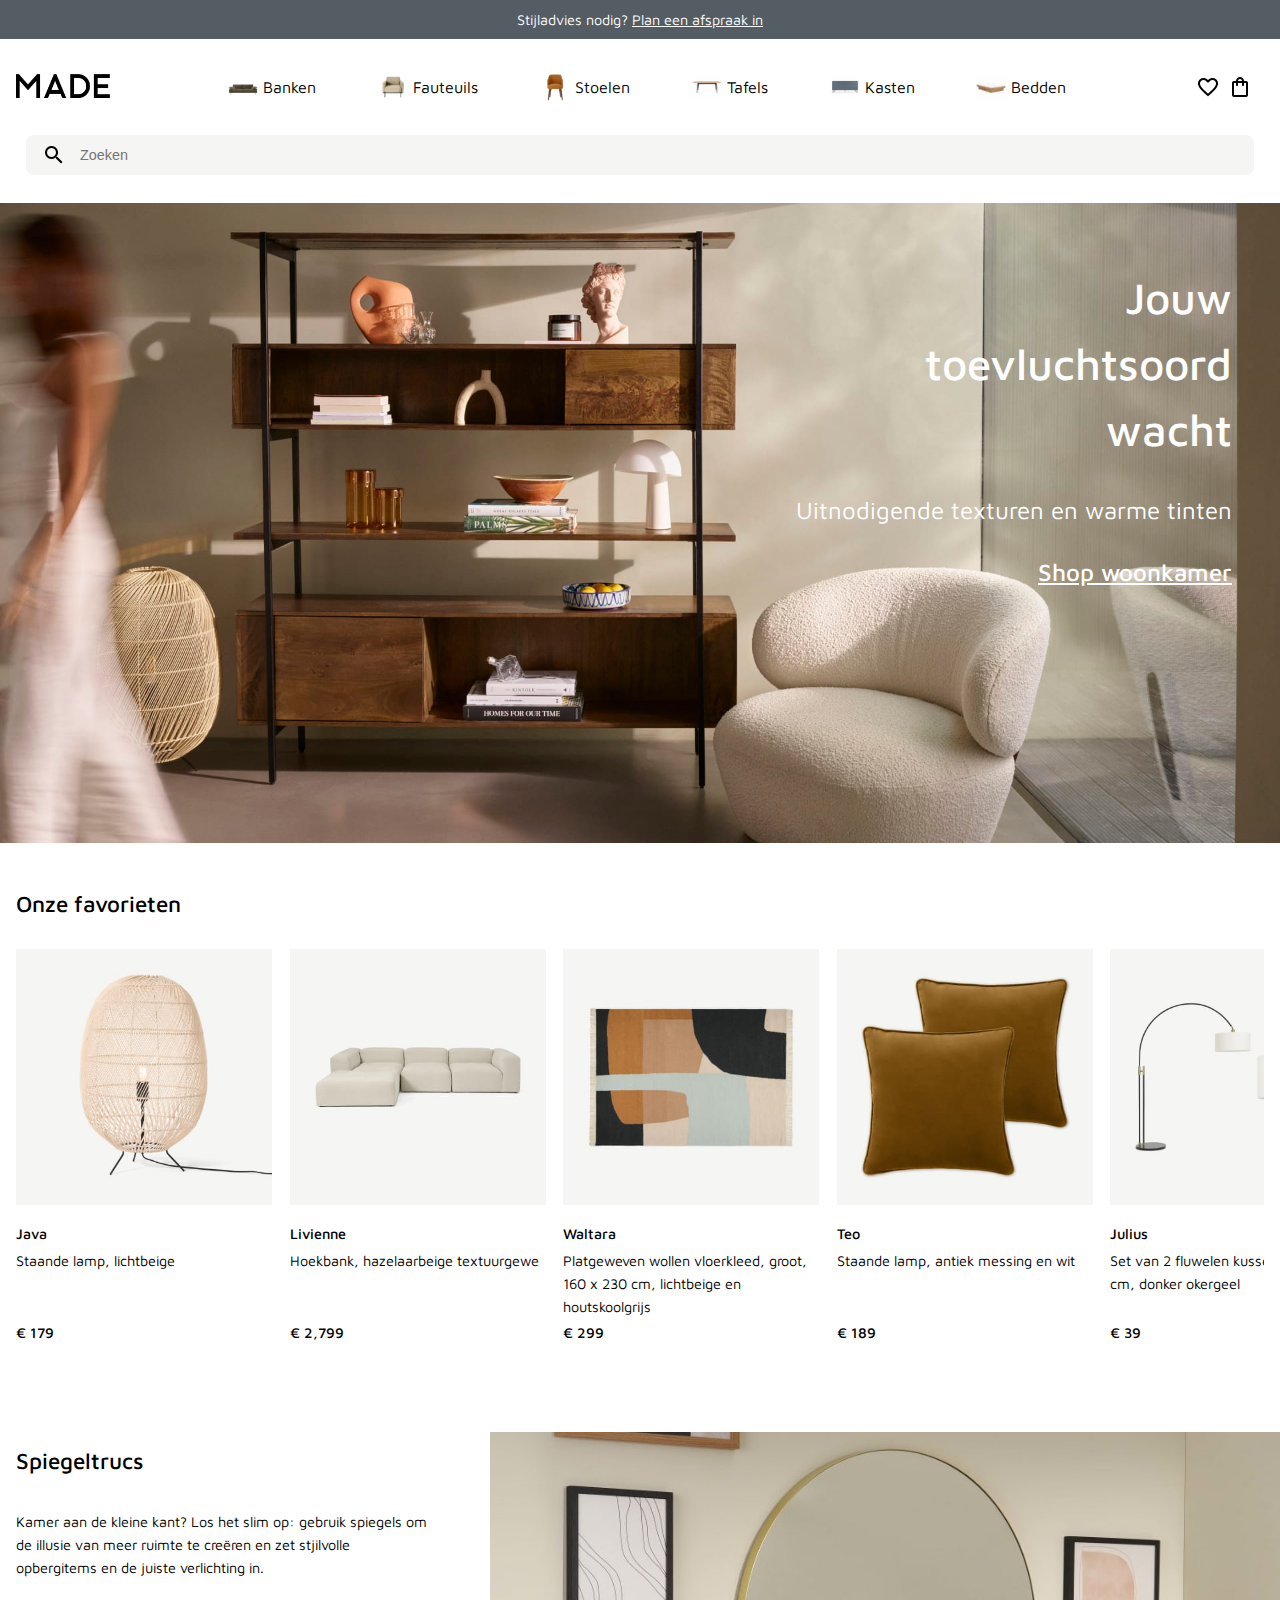
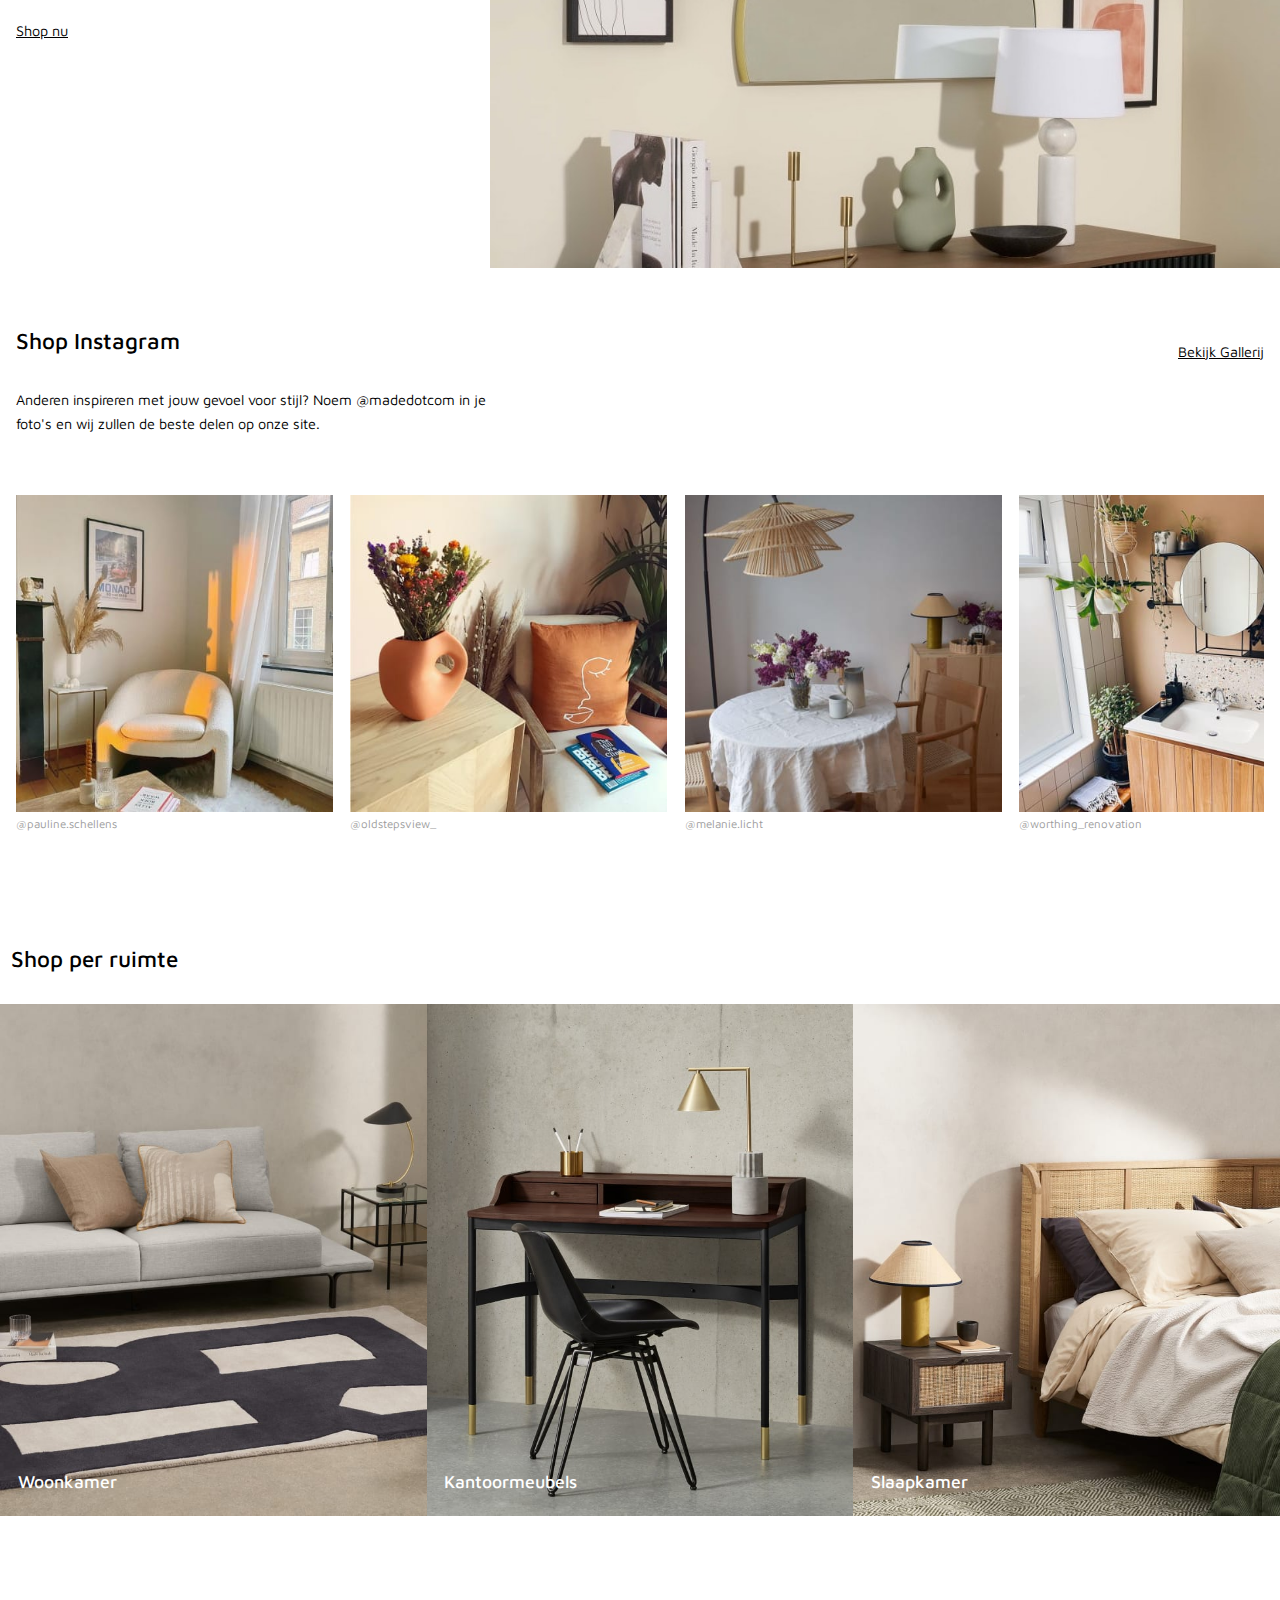
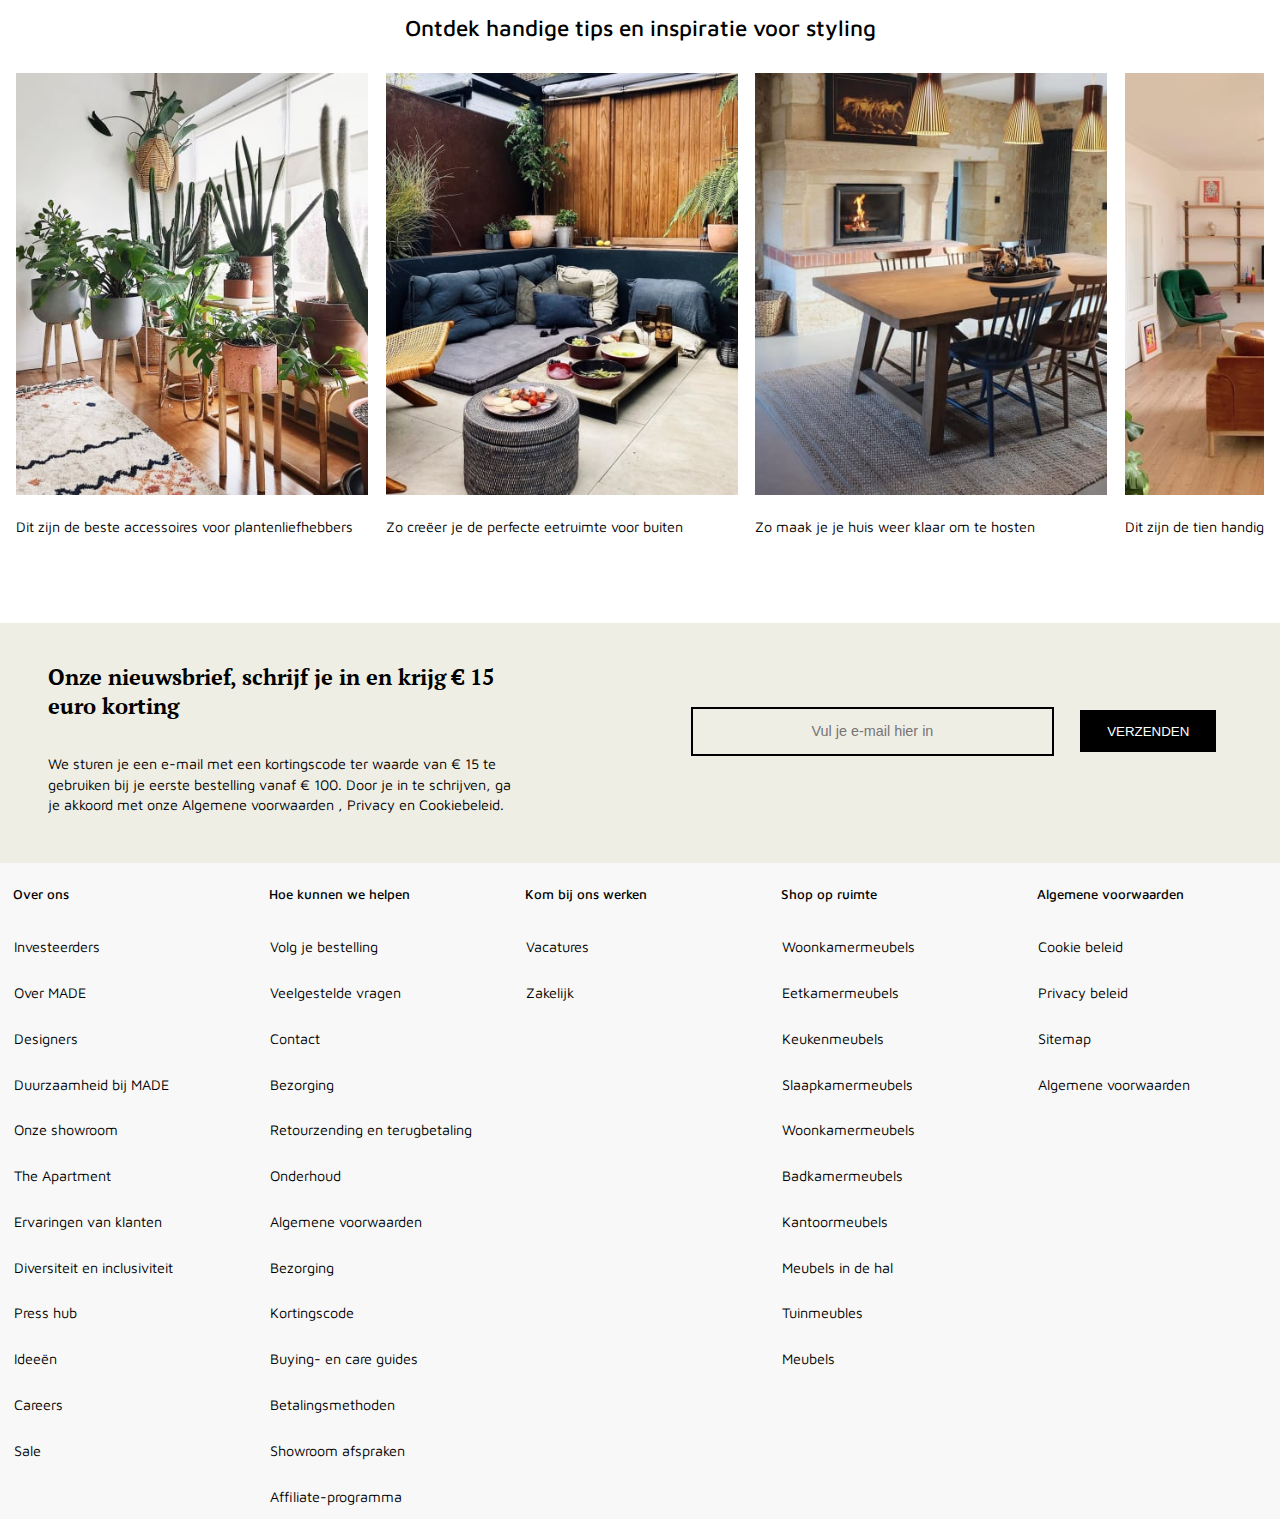
<file: index.html>
<!doctype html>
<html lang="nl">
	
<head>
	<meta charset="UTF-8">
	<meta name="author" content="Vera Hendriks">
	<meta name="viewport" content="width=device-width, initial-scale=1">

	<title>Made</title>
	
	<link href="styles/style.css" rel="stylesheet">
	<link rel="icon" href="images/made-logo-icon.png">
</head>

<body>

	<header>

		<section>
			<p>Stijladvies nodig? <a href="">Plan een afspraak in</a></p>
		</section>

		<section>

		<a href="index.html">
		  <img src="images/made-logo.png" alt="home"/></a>
		
		<nav>
		    <button aria-hidden="true"></button>
		  
		  <ul>
			<li><a href="#"><img src="images/banken.png" alt="banken"> Banken</a></li>
			<li><a href="#"><img src="images/fauteuils.png" alt="fauteuils"> Fauteuils</a></li>
			<li><a href="#"><img src="images/stoelen.png" alt="stoelen"> Stoelen</a></li>
			<li><a href="#"><img src="images/tafels.png" alt="tafels"> Tafels</a></li>
			<li><a href="#"><img src="images/kasten.png" alt="kasten"> Kasten</a></li>
			<li><a href="#"><img src="images/bedden.jpeg" alt="bedden"> Bedden</a></li>
		  </ul>

		</nav>


		<form action="index.html" method="GET">
			<img src="images/search-icon.png" alt="zoek icoon">
			<input type="text" placeholder="Zoeken" name="zoeken">
		</form>
		
		<div>
			<a href="#"><img src="images/heart-icon.png" alt="favorieten icoon"></a>
			<a href="#"><img src="images/bag-icon.png" alt="winkelwagen icoon"></a>
		</div>

		</section>

	  </header>


	<main>

		<section class="home-afbeelding">

			<a href="#">
				<img src="images/jouw-toevluchtsoord-klein.jpg" alt="woonkamer decoratie">

				<div>
					<h1>Jouw toevluchtsoord wacht</h1>
					<p>Uitnodigende texturen en warme tinten</p>
					<p>Shop woonkamer</p>
				</div>
				
				<img src="images/jouw-toevluchtsoord-groot.jpg" alt="woonkamer decoratie">
			</a>

		</section>

		<section class="carousel">

			<h1>Onze favorieten</h1>

			<ul>

				<li>
					<a href="#"><img src="images/java.jpeg" alt="lichtbeige staande lamp">
						<div>
							<p>Java</p> 
							<p>Staande lamp, lichtbeige</p> 
							<p>€ 179</p>
						</div>
					</a>
				</li>
				
				<li>
					<a href="#"><img src="images/livienne.jpeg" alt="hazelaarbeige textuurgewe hoekbank">
						<div>
							<p>Livienne</p>
							<p>Hoekbank, hazelaarbeige textuurgewe</p>
							<p>€ 2,799</p>
						</div>
					</a>
				</li>

				<li>
					<a href="#"><img src="images/waltara.jpeg" alt="platgeweven wollen vloerkleed">
						<div>
							<p>Waltara</p>
							<p>Platgeweven wollen vloerkleed, groot, 160 x 230 cm, lichtbeige en houtskoolgrijs</p>
							<p>€ 299</p>
						</div>
					</a>
				</li>

				<li>
					<a href="#"><img src="images/teo.jpeg" alt="antiek messing en wit staande lamp">
						<div>
							<p>Teo</p>
							<p>Staande lamp, antiek messing en wit</p>
							<p>€ 189</p>
						</div>
					</a>
				</li>

				<li>
					<a href="#"><img src="images/julius.jpeg" alt="donker okergele set van twee kussens">
						<div>
							<p>Julius</p>
							<p>Set van 2 fluwelen kussens, 45 x 45 cm, donker okergeel</p>
							<p>€ 39</p>
						</div>
					</a>
				</li>

				<li>
					<a href="#"><img src="images/richabstracti.jpeg" alt="ingelijste canvast print">
						<div>
							<p>Rich Abstract I</p>
							<p>Ingelijste canvast print, 60 x 90 cm</p>
							<p>€ 169</p>
						</div>
					</a>
				</li>

				<li>
					<a href="#"><img src="images/zaragoza.jpeg" alt="walnoothout salontafel">
						<div>
							<p>Zaragoza</p>
							<p>Zaragoza salontafel, walnoothout</p>
							<p>€ 379</p>
						</div>
					</a>
				</li>

				<li>
					<a href="#"><img src="images/lafant.jpeg" alt="lichtbeige wollen sprei">
						<div>
							<p>Lafant</p>
							<p>Wollen sprei, 125 x 170 cm, lichtbeige</p>
							<p>€ 59</p>
						</div>
					</a>
				</li>

				<li>
					<a href="#"><img src="images/bloomboxclub.jpeg" alt="meerkleurige plantenpotten">
						<div>
							<p>Bloombox Club</p>
							<p>Bloombox club pet-friendly 2 planten bundle met potten, meerkleurig</p>
							<p>€ 89</p>
						</div>
					</a>
				</li>

				<li>
					<a href="#"><img src="images/cameo.jpeg" alt="saffierblauw fluweel fauteuil">
						<div>
							<p>Cameo</p>
							<p>Fauteuil, saffierblauw fluweel</p>
							<p>€ 529</p>
						</div>
					</a>
				</li>

				<li>
					<a href="#"><img src="images/stoned.jpeg" alt="wit marmeren vier zeshoekige onderzetters">
						<div>
							<p>Stoned</p>
							<p>Set van 4 zeshoekige onderzetters, wit marmer</p>
							<p>€ 32</p>
						</div>
					</a>
				</li>

				<li>
					<a href="#"><img src="images/malini.jpeg" alt="saliegroen fluwele hoekbank met hoek links">
						<div>
							<p>Malini</p>
							<p>Hoekbank met hoek links, saliegroen fluweel</p>
							<p>€ 2,099</p>
						</div>
					</a>
				</li>

				<li>
					<a href="#"><img src="images/barwyn.jpeg" alt="steenwit vezelcement en acaciahoute Set van 2 hoge plantenpotten">
						<div>
							<p>Barwyn</p>
							<p>Set van 2 hoge plantenpotten met houten poten, steenwit vezelcement en acaciahout</p>
							<p>€ 69</p>
						</div>
					</a>
				</li>

				<li>
					<a href="#"><img src="images/marzia.jpeg" alt="lichtbeige geweven paar van 2 gordijnen met ringen">
						<div>
							<p>Marzia</p>
							<p>Paar van 2 gordijnen met ringen, 135 x 260 cm, lichtbeige geweven</p>
							<p>€ 79</p>
						</div>
					</a>
				</li>

			</ul>

		</section>

		<section class="home-spiegeltrucs">

			<h1>Spiegeltrucs</h1>
			<img src="images/spiegeltrucs.jpg" alt="spiegel met accessoires">
			<p>Kamer aan de kleine kant? Los het slim op: gebruik spiegels om de illusie van meer ruimte te creëren en zet stjilvolle opbergitems en de juiste verlichting in.</p>
			<a href="#">Shop nu</a>

		</section>

		<section class="home-shopinstagram">
			
			<div>
				<h1>Shop Instagram</h1>
				<p>Anderen inspireren met jouw gevoel voor stijl? Noem @madedotcom in je foto's en wij zullen de beste delen op onze site.</p>
				<a href="#">Bekijk Gallerij</a>
			</div>
			
			<ul>

				<li>
					<a href="#"><img src="images/image-instagram-1.jpeg" alt="instagram afbeelding met witte fauteuil">
						<p>@pauline.schellens</p>
					</a>
				</li>

				<li>
					<a href="#"><img src="images/image-instagram-2.jpg" alt="plantenpot op tafel, stoel met sierlijk kussen">
						<p>@oldstepsview_</p>
					</a>
				</li>

				<li>
					<a href="#"><img src="images/image-instagram-3.jpg" alt="tafel met kleed met daarop planten en accessoires">
						<p>@melanie.licht</p>
					</a>
				</li>

				<li>
					<a href="#"><img src="images/image-instagram-4.jpg" alt="wastafel met sierlijke plantjes en spiegel">
						<p>@worthing_renovation</p>
					</a>
				</li>

				<li>
					<a href="#"><img src="images/image-instagram-5.jpg" alt="opgemaakt bed met kleedje en hond">
						<p>@huges_at_home</p>
					</a>
				</li>

				<li>
					<a href="#"><img src="images/image-instagram-6.jpg" alt="jongen die aan het tuinieren is">
						<p>@justine.bond</p>
					</a>
				</li>

			</ul>

			</section>

			<section class="home-shopperruimte">

				<h1>Shop per ruimte</h1>

				<ul>

					<li>
						<a href="woonkamer.html"><img src="images/per-ruimte-woonkamer.jpg" alt="woonkamermeubels">
							<p>Woonkamer</p>
						</a>
					</li>
					
					<li>
						<a href="#"><img src="images/per-ruimte-kantoor.jpg" alt="kantoormeubels">
							<p>Kantoormeubels</p>
						</a>
					</li>

					<li>
						<a href="#"><img src="images/per-ruimte-slaapkamer.jpg" alt="slaapkamermeubels">
							<p>Slaapkamer</p>
						</a>
					</li>

				</ul>

			</section>

			<section class="home-handigetips">

				<h1>Ontdek handige tips en inspiratie voor styling</h1>

				<ul>

					<li>
						<a href="handige-tips-1.html"><img src="images/handige-tips-1.jpg" alt="plantenbakken in verschillende kleuren">
							<p>Dit zijn de beste accessoires voor plantenliefhebbers</p>
						</a>
					</li>
					
					<li>
						<a href="#"><img src="images/handige-tips-2.jpg" alt="lounge eetruimte buiten met accessoires">
							<p>Zo creëer je de perfecte eetruimte voor buiten</p>
						</a>
					</li>

					<li>
						<a href="#"><img src="images/handige-tips-3.jpeg" alt="eetruimte met tafel en openhaard">
							<p>Zo maak je je huis weer klaar om te hosten</p>
						</a>
					</li>

					<li>
						<a href="#"><img src="images/handige-tips-4.jpeg" alt="woonkamer met tv meubel">
							<p>Dit zijn de tien handigste opbergers</p>
						</a>
					</li>

					<li>
						<a href="#"><img src="images/handige-tips-5.jpeg" alt="buitenruimte met bank en kleedje">
							<p>Een gezinsvriendelijke buitenruimte creëren doe je zo</p>
						</a>
					</li>

					<li>
						<a href="#"><img src="images/handige-tips-6.jpg" alt="lounge woonkamer met schilderij">
							<p>Materialen mixen: 5 tips van een interieurblogger</p>
						</a>
					</li>

					<li>
						<a href="#"><img src="images/handige-tips-7.jpg" alt="spiegel en accessoires">
							<p>Minimalistisch opbergen in een gezinswoning? Dat doe je zo</p>
						</a>
					</li>

				</ul>

			</section>

			<section class="inschrijven"> 

				<h1>Onze nieuwsbrief, schrijf je in en krijg € 15 euro korting</h1>
				<form action="index.html" method="GET">
					<input type="text" placeholder="Vul je e-mail hier in" name="zoeken">
					<button>Verzenden</button>
				</form>
				<p>We sturen je een e-mail met een kortingscode ter waarde van € 15 te gebruiken bij je eerste bestelling vanaf € 100. Door je in te schrijven, ga je akkoord met onze Algemene voorwaarden , Privacy en Cookiebeleid.</p>
			
			</section>

	</main>

	<footer>

		<section>

			<button>
				<h1>Over ons</h1>
			</button>
			
			<ul>
				<li><a href="#">Investeerders</a></li>
				<li><a href="#">Over MADE</a></li>
				<li><a href="#">Designers</a></li>
				<li><a href="#">Duurzaamheid bij MADE</a></li>
				<li><a href="#">Onze showroom</a></li>
				<li><a href="#">The Apartment</a></li>
				<li><a href="#">Ervaringen van klanten</a></li>
				<li><a href="#">Diversiteit en inclusiviteit</a></li>
				<li><a href="#">Press hub</a></li>
				<li><a href="#">Ideeën</a></li>
				<li><a href="#">Careers</a></li>
				<li><a href="#">Sale</a></li>
			</ul>

		</section>
		
		<section>

			<button>
				<h1>Hoe kunnen we helpen</h1>
			</button>
			
			<ul>
				<li><a href="#">Volg je bestelling</a></li>
				<li><a href="#">Veelgestelde vragen</a></li>
				<li><a href="#">Contact</a></li>
				<li><a href="#">Bezorging</a></li>
				<li><a href="#">Retourzending en terugbetaling</a></li>
				<li><a href="#">Onderhoud</a></li>
				<li><a href="#">Algemene voorwaarden</a></li>
				<li><a href="#">Bezorging</a></li>
				<li><a href="#">Kortingscode</a></li>
				<li><a href="#">Buying- en care guides</a></li>
				<li><a href="#">Betalingsmethoden</a></li>
				<li><a href="#">Showroom afspraken</a></li>
				<li><a href="#">Affiliate-programma</a></li>
			</ul>

		</section>
		
		<section>

			<button>
				<h1>Kom bij ons werken</h1>
			</button>
			
			<ul>
				<li><a href="#">Vacatures</a></li>
				<li><a href="#">Zakelijk</a></li>
			</ul>

		</section>

		<section>

			<button>
				<h1>Shop op ruimte</h1>
			</button>
			
			<ul>
				<li><a href="#">Woonkamermeubels</a></li>
				<li><a href="#">Eetkamermeubels</a></li>
				<li><a href="#">Keukenmeubels</a></li>
				<li><a href="#">Slaapkamermeubels</a></li>
				<li><a href="#">Woonkamermeubels</a></li>
				<li><a href="#">Badkamermeubels</a></li>
				<li><a href="#">Kantoormeubels</a></li>
				<li><a href="#">Meubels in de hal</a></li>
				<li><a href="#">Tuinmeubles</a></li>
				<li><a href="#">Meubels</a></li>
			</ul>

		</section>

		<section>

			<button>
				<h1>Algemene voorwaarden</h1>
			</button>
			
			<ul>
				<li><a href="#">Cookie beleid</a></li>
				<li><a href="#">Privacy beleid</a></li>
				<li><a href="#">Sitemap</a></li>
				<li><a href="#">Algemene voorwaarden</a></li>
			</ul>

		</section>

	</footer>

	<script src="scripts/script.js"></script>
</body>
	
</html>
</file>
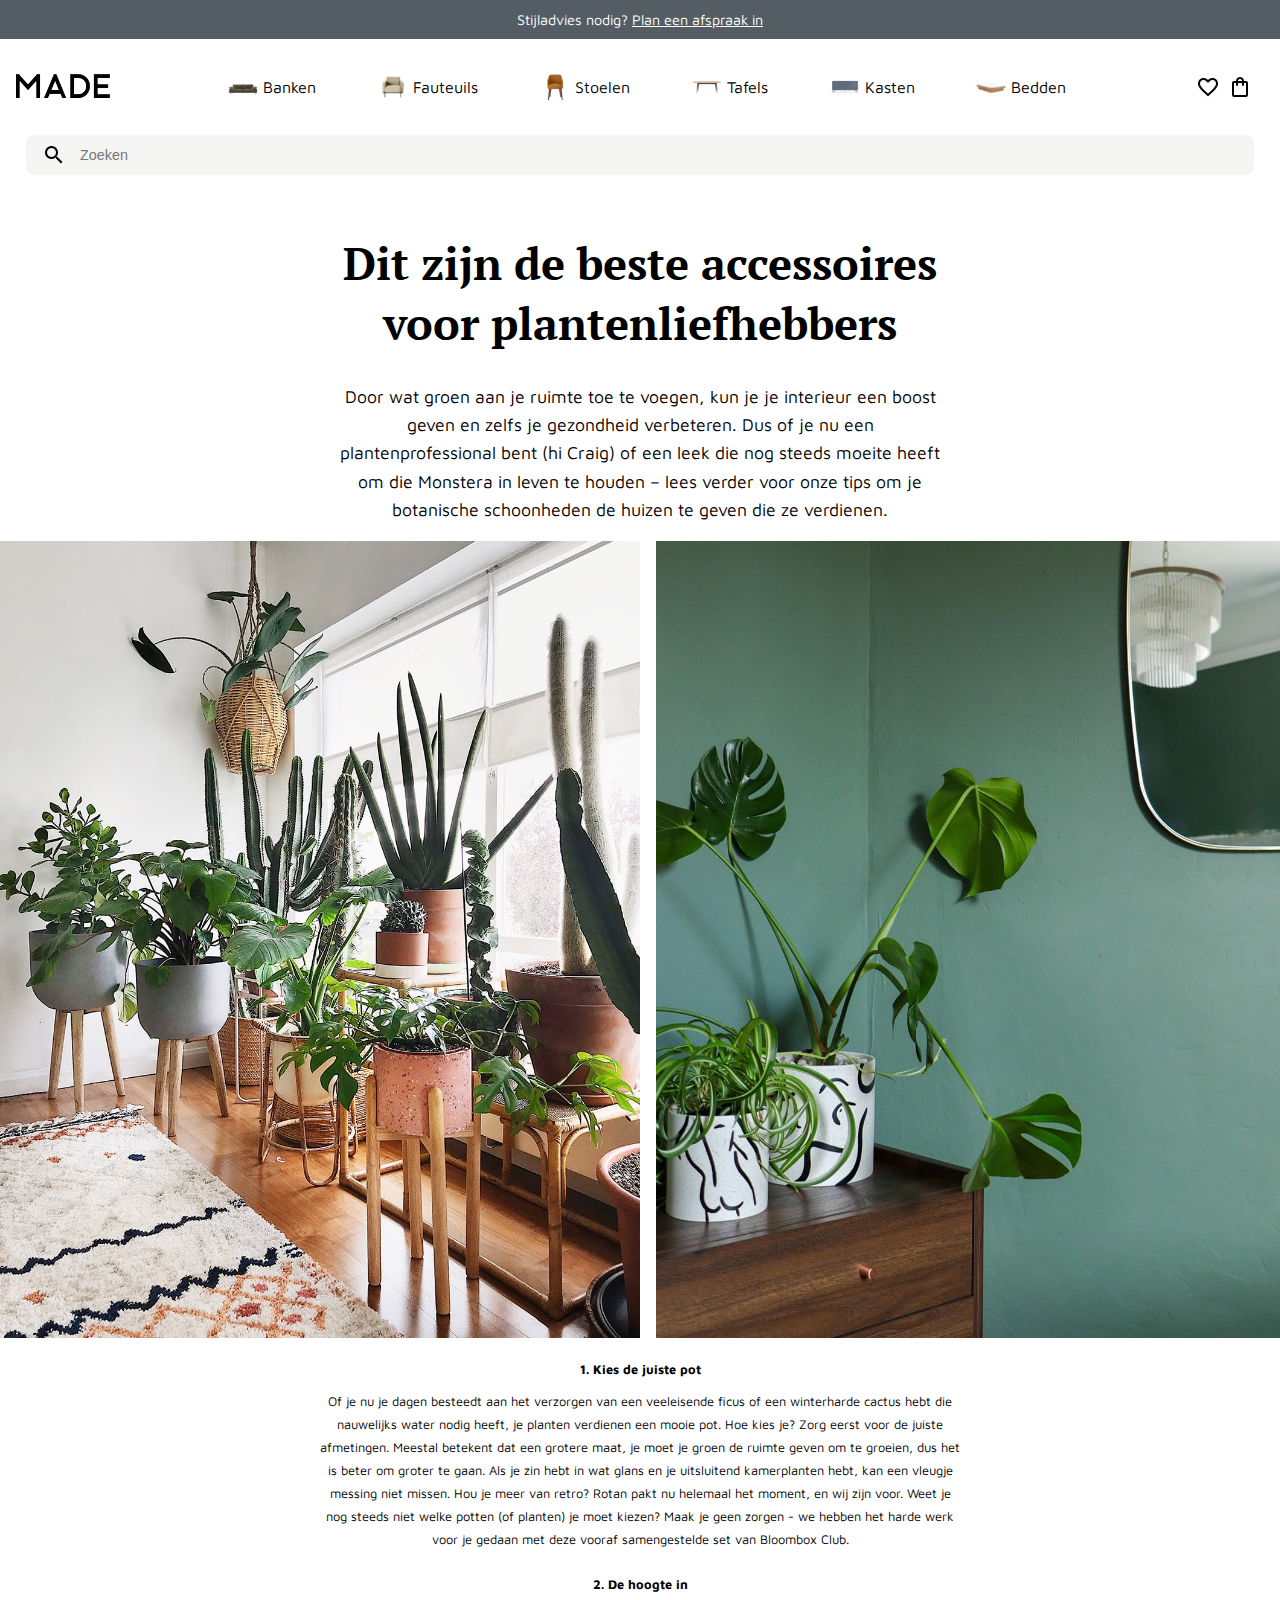
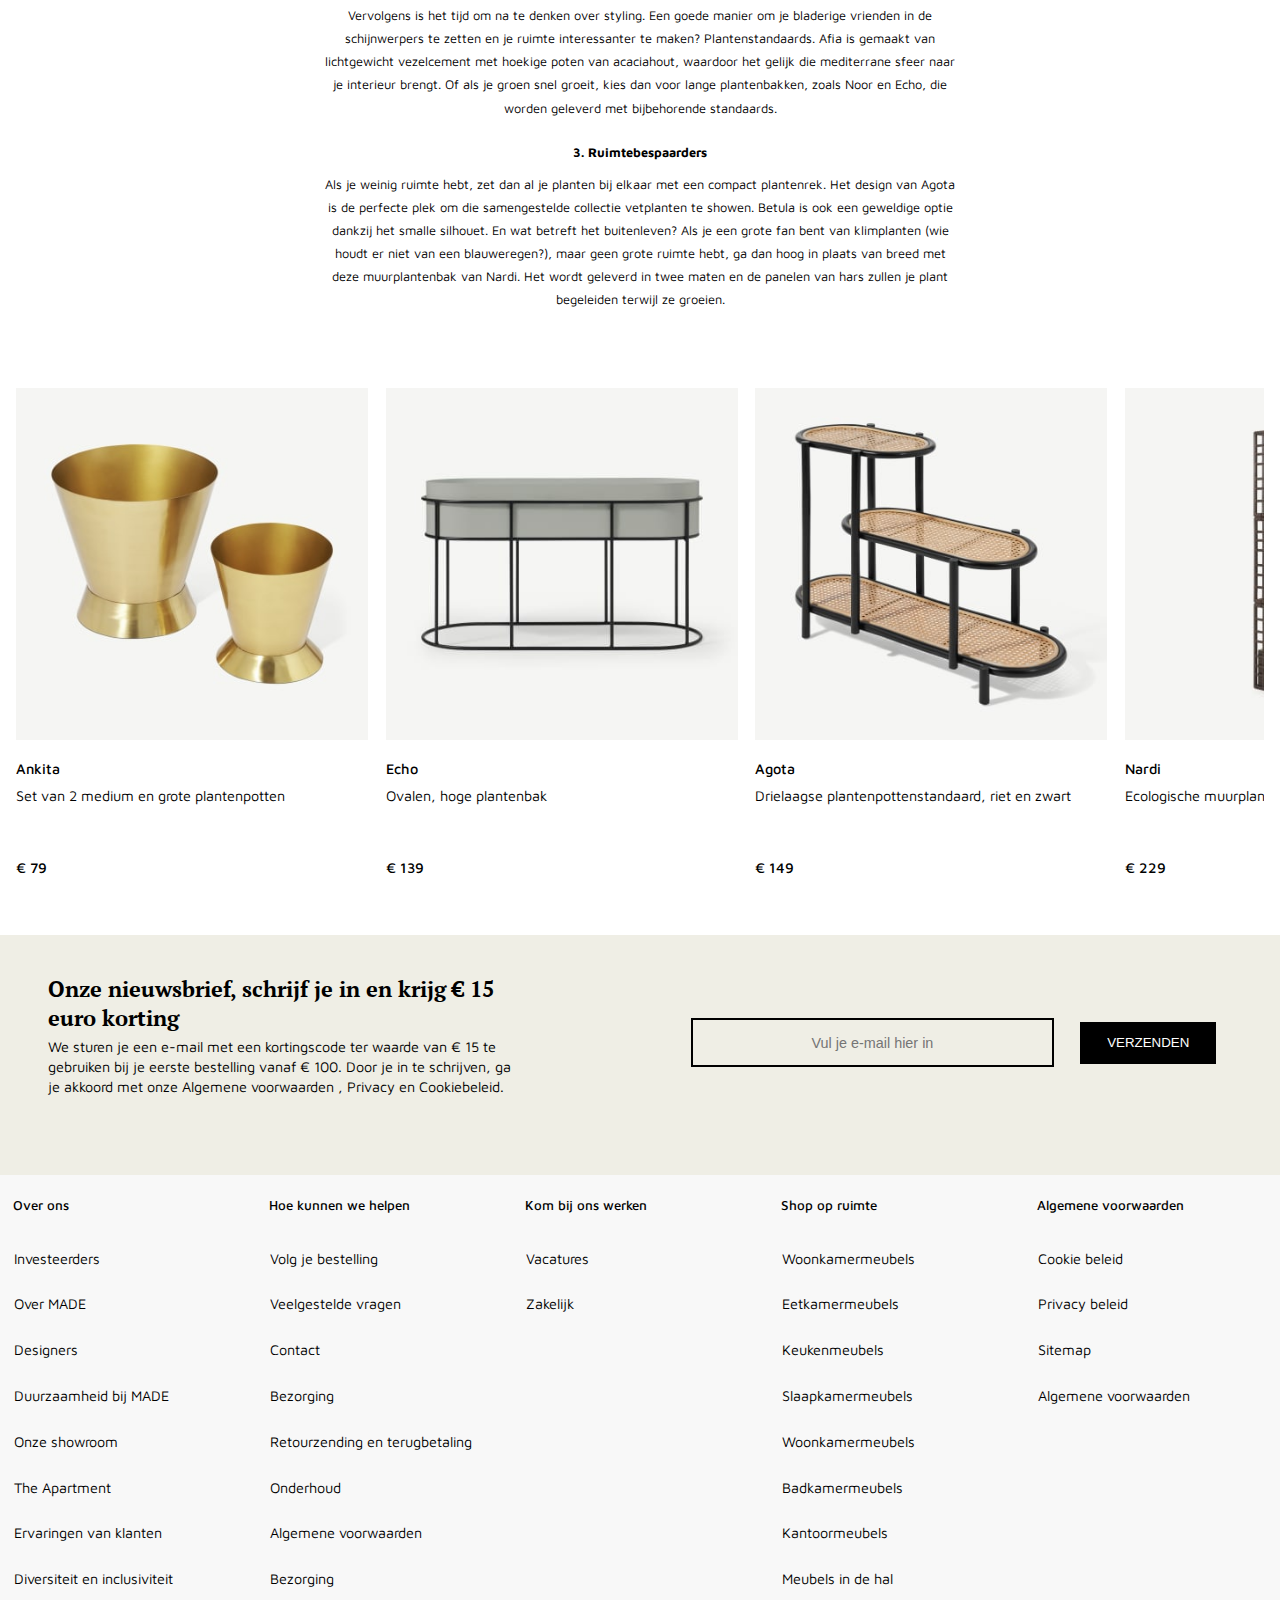
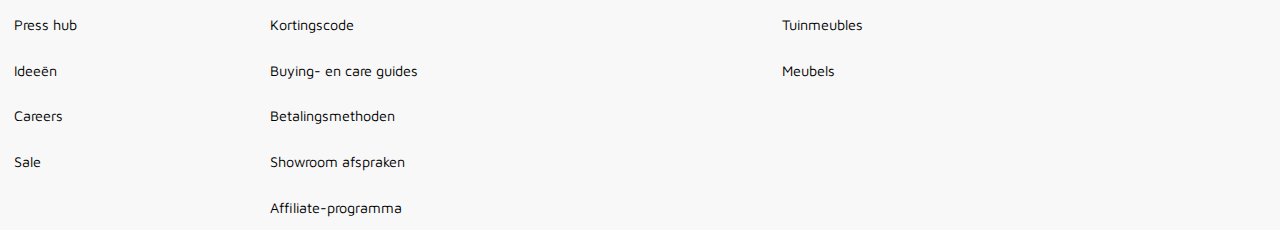
<file: handige-tips-1.html>
<!doctype html>
<html lang="nl">
	
<head>
	<meta charset="UTF-8">
	<meta name="author" content="Vera Hendriks">
	<meta name="viewport" content="width=device-width, initial-scale=1">

	<title>Made</title>
	
	<link href="styles/style.css" rel="stylesheet">
	<link rel="icon" href="images/made-logo-icon.png">
</head>

<body id="handige-tips">

	<header>

		<section>
			<p>Stijladvies nodig? <a href="">Plan een afspraak in</a></p>
		</section>

		<section>

		<a href="index.html">
		  <img src="images/made-logo.png" alt="home"/></a>
		
		<nav>
		    <button aria-hidden="true"></button>
		  
		  <ul>
			<li><a href="#"><img src="images/banken.png" alt="banken"> Banken</a></li>
			<li><a href="#"><img src="images/fauteuils.png" alt="fauteuils"> Fauteuils</a></li>
			<li><a href="#"><img src="images/stoelen.png" alt="stoelen"> Stoelen</a></li>
			<li><a href="#"><img src="images/tafels.png" alt="tafels"> Tafels</a></li>
			<li><a href="#"><img src="images/kasten.png" alt="kasten"> Kasten</a></li>
			<li><a href="#"><img src="images/bedden.jpeg" alt="bedden"> Bedden</a></li>
		  </ul>
		</nav>


		<form action="index.html" method="GET">
			<img src="images/search-icon.png" alt="zoek icoon">
			<input type="text" placeholder="Zoeken" name="zoeken">
		</form>
		
		<div>
			<a href="#"><img src="images/heart-icon.png" alt="favorieten icoon"></a>
			<a href="#"><img src="images/bag-icon.png" alt="winkelwagen icoon"></a>
		</div>

		</section>

	</header>

	<main>

		<section class="intro">
			<h1>Dit zijn de beste accessoires voor plantenliefhebbers</h1>
			<p>Door wat groen aan je ruimte toe te voegen, kun je je interieur een boost geven en zelfs je gezondheid verbeteren. Dus of je nu een plantenprofessional bent (hi Craig) of een leek die nog steeds moeite heeft om die Monstera in leven te houden – lees verder voor onze tips om je botanische schoonheden de huizen te geven die ze verdienen.</p>
		</section>	
			
		<section class="images">
			<img src="images/artikel-foto-1.jpg" alt="plantenbakken in verschillende kleuren">
			<img src="images/artikel-foto-2.jpg" alt="plantenbakken in zwart wit">
		</section>
		
		<section class="text">

			<h2>1. Kies de juiste pot</h2>
			<p>Of je nu je dagen besteedt aan het verzorgen van een veeleisende ficus of een winterharde cactus hebt die nauwelijks water nodig heeft, je planten verdienen een mooie pot. Hoe kies je? Zorg eerst voor de juiste afmetingen. Meestal betekent dat een grotere maat, je moet je groen de ruimte geven om te groeien, dus het is beter om groter te gaan. Als je zin hebt in wat glans en je uitsluitend kamerplanten hebt, kan een vleugje messing niet missen. Hou je meer van retro? Rotan pakt nu helemaal het moment, en wij zijn voor. Weet je nog steeds niet welke potten (of planten) je moet kiezen? Maak je geen zorgen - we hebben het harde werk voor je gedaan met deze vooraf samengestelde set van Bloombox Club.</p>
			<h2>2. De hoogte in</h2>
			<p>Vervolgens is het tijd om na te denken over styling. Een goede manier om je bladerige vrienden in de schijnwerpers te zetten en je ruimte interessanter te maken? Plantenstandaards. Afia is gemaakt van lichtgewicht vezelcement met hoekige poten van acaciahout, waardoor het gelijk die mediterrane sfeer naar je interieur brengt. Of als je groen snel groeit, kies dan voor lange plantenbakken, zoals Noor en Echo, die worden geleverd met bijbehorende standaards.</p>
			<h2>3. Ruimtebespaarders</h2>
			<p>Als je weinig ruimte hebt, zet dan al je planten bij elkaar met een compact plantenrek. Het design van Agota is de perfecte plek om die samengestelde collectie vetplanten te showen. Betula is ook een geweldige optie dankzij het smalle silhouet. En wat betreft het buitenleven? Als je een grote fan bent van klimplanten (wie houdt er niet van een blauweregen?), maar geen grote ruimte hebt, ga dan hoog in plaats van breed met deze muurplantenbak van Nardi. Het wordt geleverd in twee maten en de panelen van hars zullen je plant begeleiden terwijl ze groeien.</p>
		
		</section>

		<section class="carousel">

				<ul>

					<li>
						<a href="#"><img src="images/ankita.jpeg" alt="grote gouden plantenpotten">
							<div>
								<p>Ankita</p> 
								<p>Set van 2 medium en grote plantenpotten</p> 
								<p>€ 79</p>
							</div>
						</a>
					</li>
					
					<li>
						<a href="#"><img src="images/echo.jpeg" alt="ovalen hoge plantenbak">
							<div>
								<p>Echo</p>
								<p>Ovalen, hoge plantenbak</p>
								<p>€ 139</p>
							</div>
						</a>
					</li>
	
					<li>
						<a href="#"><img src="images/agota.jpeg" alt="riet en zwart drielaagse plantenpottenstandaard">
							<div>
								<p>Agota</p>
								<p>Drielaagse plantenpottenstandaard, riet en zwart</p>
								<p>€ 149</p>
							</div>
						</a>
					</li>
	
					<li>
						<a href="#"><img src="images/nardi.jpeg" alt="grote grijze ecologische muurplantenbak">
							<div>
								<p>Nardi</p>
								<p>Ecologische muurplantenbak, groot, grijs</p>
								<p>€ 229</p>
							</div>
						</a>
					</li>
	
					<li>
						<a href="#"><img src="images/bloomblox.jpeg" alt="urban jungle bundle planten">
							<div>
								<p>BloomBox Club</p>
								<p>Bloombox club urban jungle bundle</p>
								<p>€ 119</p>
							</div>
						</a>
					</li>
	
					<li>
						<a href="#"><img src="images/noor.jpeg" alt="zwarte grote bloembak">
							<div>
								<p>Noor</p>
								<p>Grote bloembak, zwart</p>
								<p>€ 79</p>
							</div>
						</a>
					</li>
	
					<li>
						<a href="#"><img src="images/betula.jpeg" alt="zwart hoge plantenstandaard">
							<div>
								<p>Betula</p>
								<p>Hoge plantenstandaard, zwart</p>
								<p>€ 129</p>
							</div>
						</a>
					</li>
	
					<li>
						<a href="#"><img src="images/alda.jpeg" alt="wit en goud grote plantenstandaard">
							<div>
								<p>Alda</p>
								<p>Plantenstandaard, groot, wit & gold</p>
								<p>€ 79</p>
							</div>
						</a>
					</li>
	
				</ul>

		</section>

		<section class="inschrijven"> 

			<h1>Onze nieuwsbrief, schrijf je in en krijg € 15 euro korting</h1>
			<form action="index.html" method="GET">
				<input type="text" placeholder="Vul je e-mail hier in" name="zoeken">
				<button>Verzenden</button>
			</form>
			<p>We sturen je een e-mail met een kortingscode ter waarde van € 15 te gebruiken bij je eerste bestelling vanaf € 100. Door je in te schrijven, ga je akkoord met onze Algemene voorwaarden , Privacy en Cookiebeleid.</p>
		
		</section>

	</main>


	<footer>
		
		<section>

			<button>
				<h1>Over ons</h1>
			</button>
			
			<ul>
				<li><a href="#">Investeerders</a></li>
				<li><a href="#">Over MADE</a></li>
				<li><a href="#">Designers</a></li>
				<li><a href="#">Duurzaamheid bij MADE</a></li>
				<li><a href="#">Onze showroom</a></li>
				<li><a href="#">The Apartment</a></li>
				<li><a href="#">Ervaringen van klanten</a></li>
				<li><a href="#">Diversiteit en inclusiviteit</a></li>
				<li><a href="#">Press hub</a></li>
				<li><a href="#">Ideeën</a></li>
				<li><a href="#">Careers</a></li>
				<li><a href="#">Sale</a></li>
			</ul>

		</section>
		
		<section>

			<button>
				<h1>Hoe kunnen we helpen</h1>
			</button>
			
			<ul>
				<li><a href="#">Volg je bestelling</a></li>
				<li><a href="#">Veelgestelde vragen</a></li>
				<li><a href="#">Contact</a></li>
				<li><a href="#">Bezorging</a></li>
				<li><a href="#">Retourzending en terugbetaling</a></li>
				<li><a href="#">Onderhoud</a></li>
				<li><a href="#">Algemene voorwaarden</a></li>
				<li><a href="#">Bezorging</a></li>
				<li><a href="#">Kortingscode</a></li>
				<li><a href="#">Buying- en care guides</a></li>
				<li><a href="#">Betalingsmethoden</a></li>
				<li><a href="#">Showroom afspraken</a></li>
				<li><a href="#">Affiliate-programma</a></li>
			</ul>

		</section>
		
		<section>

			<button>
				<h1>Kom bij ons werken</h1>
			</button>
			
			<ul>
				<li><a href="#">Vacatures</a></li>
				<li><a href="#">Zakelijk</a></li>
			</ul>
		
		</section>

		<section>

			<button>
				<h1>Shop op ruimte</h1>
			</button>
			
			<ul>
				<li><a href="#">Woonkamermeubels</a></li>
				<li><a href="#">Eetkamermeubels</a></li>
				<li><a href="#">Keukenmeubels</a></li>
				<li><a href="#">Slaapkamermeubels</a></li>
				<li><a href="#">Woonkamermeubels</a></li>
				<li><a href="#">Badkamermeubels</a></li>
				<li><a href="#">Kantoormeubels</a></li>
				<li><a href="#">Meubels in de hal</a></li>
				<li><a href="#">Tuinmeubles</a></li>
				<li><a href="#">Meubels</a></li>
			</ul>

		</section>

		<section>

			<button>
				<h1>Algemene voorwaarden</h1>
			</button>
			
			<ul>
				<li><a href="#">Cookie beleid</a></li>
				<li><a href="#">Privacy beleid</a></li>
				<li><a href="#">Sitemap</a></li>
				<li><a href="#">Algemene voorwaarden</a></li>
			</ul>

		</section>

	</footer>

	<script src="scripts/script.js"></script>
</body>
	
</html>
</file>
<file: styles/style.css>
/* ******************************** */
/* Importeren van fonts             */
/* ******************************** */

@import url('https://fonts.googleapis.com/css2?family=Maven+Pro:wght@400;500;600;700;800;900&display=swap');
@import url('https://fonts.googleapis.com/css2?family=PT+Serif:ital,wght@0,400;0,700;1,400;1,700&display=swap');


/* ******************************** */
/* Basis voor het hele document     */
/* ******************************** */

*, *::after, *::before {
  box-sizing:border-box; 
}

body {
  margin: 0;
}

body, p, a, ul, li {
  text-decoration: none;
}

li {
  list-style-type: none;
}


/* ******************************** */
/* Custom properties                */
/* ******************************** */

:root {
  /* HeaderColors */
  --header-background-color-stijladvies: #545d63;
  --header-background-color-form: #f5f6f4;
  --menu-background-color: #ffffff;

  /* TextColors */
  --text-color-white: #ffffff;
  --text-color-black: #000000;

  /* MainColors */
  --main-shop-instagram-color: #9b9b9b;
  --main-background-color-inschrijven: #efeee5;
  --main-background-color-button: #000000;
  --border-color: #dadada;

  /* FooterColors */
  --footer-background-color: #f8f8f8;
}


/* ******************************** */
/* Algemene styling                 */
/* ******************************** */

body, p, a, ul, li {
  font-family: "Maven Pro", Arial, Helvetica, sans-serif;
}

h1 {
  font-family: "Maven Pro", Arial, Helvetica, sans-serif;
  font-size: 1.4em;
  font-weight: 500;
}

p {
  font-size: 0.9em;
  line-height: 1.6em;
}


/* ******************************** */
/* Algemene styling - Media queries */
/* ******************************** */

@media (min-width:118em) {
  header section:nth-of-type(2) {
    margin-right: 10em;
    margin-left: 10em;
  }

  header form {
    margin-right: 10em;
    margin-left: 10em;
    margin-bottom: 1em;
  }

  main {
    margin-right: 10em;
    margin-left: 10em;
  }

  footer {
    padding-right: 10em;
    padding-left: 10em;
  }

  #handige-tips main {
    margin-right: 20em;
    margin-left: 20em;
  }
}


/* ******************************** */
/* Header - Stijladvies             */
/* ******************************** */

header section:first-of-type {
  text-align: center;
  padding: 0.5em 0 0.5em 0;

  background-color: var(--header-background-color-stijladvies);
  color: var(--text-color-white);
}

header section:first-of-type a {
  color: var(--text-color-white);
  text-decoration: underline;
}

header section:first-of-type p {
  margin: 0;
}

header section:nth-of-type(2) {
  padding:1em;
  background-color: var(--menu-background-color);
  display:grid;
  grid-template-columns:min-content 1fr 1fr min-content;  
  align-items:center;
  z-index: 150;
  position:sticky;
  top:0;
}

header section:nth-of-type(2) a {
  color: var(--text-color-black);
  text-decoration:none;
}


/* ******************************** */
/* Header - Logo                    */
/* ******************************** */

header section:nth-of-type(2) {
  display:grid;
  grid-template-columns:min-content 1fr 1fr min-content;
  grid-gap:.25em;
  align-items:center;
}

header section:nth-of-type(2) > a:first-of-type {
  line-height:1;
  font-weight:bold;
  justify-self:center;
}

header section:nth-of-type(2) > a:first-of-type img {
  height:1.5em;
}


/* ******************************** */
/* Header - Heart and bag icon      */
/* ******************************** */

header section:nth-of-type(2) > div:last-of-type {
  width:5em;
  height:2.5em;
  border-radius:.25em;
  line-height:2.5em;
  text-align:center;
  padding: 0.4em 0;
}

header section:nth-of-type(2) > div:last-of-type a {
  padding: 0 0.1em 0 0.1em;
}

header section:nth-of-type(2) > div:last-of-type::before {
  display:inline-flex;
  justify-content:center;
  align-items:center;
  width:1em;
  height:1em;
  transform:scale(.75);
}


/* ******************************** */
/* Header - Navigatie               */
/* ******************************** */
header nav {
  order:-1;  
}

header nav button {
  width:5em;
  height:2.5em;
  appearance:none;
  background-color:var(--menu-background-color);
  border:none;
  border-radius:.25em;
  position:relative;
  z-index:100;
}

header nav button::before {
  content:"\2630 ";
  display:inline-flex;
  font-size: 2.5em;
  justify-content:center;
  align-items:center;
  width:1em;
  height:1em;
  transform:scale(.75);
}

header nav.toonMenu  button::before {
  content:"\2573";
}

header nav ul { 
  margin:0; 
  padding:8em 0;
  background: var(--menu-background-color);
  list-style:none;
  position:fixed;
  left:0; right:0; top:0; bottom:0;
  transform:translatex(-100%);
  transition:.5s;
  z-index:50;
}

header nav.toonMenu ul {
  transform:translatex(0);
}

header nav a {
  display:flex;
  align-items:center;
  gap:.25em;
  padding:1em 1.9em;
  border-bottom:solid 0.1em var(--border-color);
}

header nav a img {
  width:auto;
  height:2em;
}

header nav a.active {
  font-weight:bold;
}


/* ******************************** */
/* Header - Form                    */
/* ******************************** */

header form {
  display: flex;
  justify-content: center;
  align-items: center;
  min-width: none;
  height: 2.5em;
  background-color: var(--header-background-color-form);
  border-radius: 0.5em;
  padding: 1em;
  margin: 0.2em 0.6em;
}

header form input {
  flex: 1;
  height: 2.5em;
  border:none;
  outline: none;
  font-size: 0.9em;
  padding-left: 1em;
  background-color: var(--header-background-color-form);
}


/* ******************************** */
/* Header - Media queries           */
/* ******************************** */

@media (min-width:70em) {
  header nav {
    /* jouw code hier */
    justify-self:center;
    order:0;
  }
  
  header nav button {
    /* jouw code hier */
    display:none;
  }
  
  header nav ul {
    /* jouw code hier */
    position:static;
    transform:none;
    
    padding:0;
    background:none;
    
    /* new */
    display:flex;
  }
  
  header nav a {
    /* jouw code hier */
    border:none;
  }
}

@media (max-width:90em) {
  header section:nth-of-type(2) {
    display:grid;
    grid-template-columns:min-content 1fr min-content;
    grid-template-rows: 1fr 1fr;
    grid-gap:.25em;
    align-items:center;
  }
  header section:nth-of-type(2) form {
    grid-row-start: 2;
    grid-column: 1 / span 3 ;

  }
}


/* ******************************** */
/* Main - 1 - Afbeelding levering   */
/* ******************************** */

 main .home-afbeelding a {
  color: var(--text-color-white);
  position: relative;
  display: block;
}

 main .home-afbeelding div {
  position: absolute;
  top: 0;
  bottom: 0;
  right: 0;
  left: 0;
  z-index: 100;
  text-align: right;
  padding: 2em;
  padding-left: 2em;
}

 main .home-afbeelding div h1 {
  font-size: 2em;
  line-height: 1.5em;
  word-spacing: 30em;
}

 main .home-afbeelding div p:first-of-type {
  font-size: 1.25em;
  line-height: 1.5em;
  font-weight: 100;
}

 main .home-afbeelding div p:last-of-type {
  font-size: 1.4em;
  line-height: 1.7em;
  font-weight: 500;
  text-decoration: underline;
}

 main .home-afbeelding img {
  width: 100%;
  object-fit: cover;
}

 main .home-afbeelding img:last-child {
  display: none;
}


/* ******************************** */
/* Main - 1 - Media queries         */
/* ******************************** */

@media (min-width: 64em) {
   main .home-afbeelding img:first-child {
    display: none;
  }

   main .home-afbeelding img:last-child {
    display: block;
  }
}

@media (min-width:45em) {
   main .home-afbeelding div {
    padding: 2em;
    padding-right: 3em;
  }

   main .home-afbeelding div h1 {
    font-size: 2.75em;
    line-height: 1.5em;
    word-spacing: 50em;
  }

   main .home-afbeelding div p:first-of-type {
    font-size: 1.5em;
    line-height: 1.5em;
    font-weight: 100;
  }

   main .home-afbeelding div p:last-of-type {
    font-size: 1.5em;
    line-height: 1.7em;
    font-weight: 500;
    text-decoration: underline;
  }
}


/* ******************************** */
/* Main - 2 - Carousel              */
/* ******************************** */

 main .carousel {
  padding: 2em 1em 0em 1em;
}

 main .carousel ul {
  display:flex;
  overflow-x:auto;
  gap: 0.5em;
  width: 100%;
  padding: 0;
  padding-top: 1em;
}

 main .carousel ul img {
  width: 14em;
}

 main .carousel a {
  color: var(--text-color-black);
}

 main .carousel ul li div {
  display: grid;
  grid-template-rows: 15% 4.5em auto;
}

 main .carousel p {
  font-weight: 500;
  color: var(--text-color-black);
}

 main .carousel p:nth-of-type(2) {
  font-size: 0.9em;
  font-weight: 300;
}


/* ******************************** */
/* Main - 2 - Media queries         */
/* ******************************** */

@media (min-width:60em) {
   main .carousel ul {
    gap: 0.7em;
  }

   main .carousel ul img {
    width: 16em;
    gap: 0.8em;
  }
}

@media (min-width:70em) {
   main .carousel ul {
    gap: 0.9em;
  }
   main .carousel ul img {
    width: 20em;
  }
}

@media (min-width:80em) {
   main .carousel ul {
    gap: 1.1em;
  }
   main .carousel ul img {
    width: 22em;
  }
}

@media (min-width:90em) {
   main .carousel ul {
    gap: 1.3em;
  }
   main .carousel ul img {
    width: 24em;
  }
}


/* ******************************** */
/* Main - 3 - Spiegeltrucs          */
/* ******************************** */

 main .home-spiegeltrucs {
  padding: 2em 1em 2em 1em;
  display: flex;
  flex-direction: column;
}

 main .home-spiegeltrucs h1 {
  order: 0;
}

 main .home-spiegeltrucs img {
  max-width: 100%;
  order: -1;
}

 main .home-spiegeltrucs p {
  font-weight: 100;
  order: 1;
}

 main .home-spiegeltrucs a {
  display: block;
  font-size: 0.9em;
  color: var(--text-color-black);
  padding-top: 1em;
  order: 2;
  text-decoration: underline;
}


/* ******************************** */
/* Main - 3 - Media queries         */
/* ******************************** */

@media (min-width: 64em) {
   main .home-spiegeltrucs {
    padding: 2em 0 2em 1em;
    display: grid;
    grid-template-columns: 35% 65%;
    grid-template-rows:4em 7em 15em;
  }

   main .home-spiegeltrucs h1 {
		grid-column-start:1;
		grid-row-start:1;
    
	}
	
	 main .home-spiegeltrucs p {
		grid-column-start:1;
		grid-row-start:2;
    padding-right: 2em;
	}

   main .home-spiegeltrucs a {
		grid-column-start:1;
		grid-row-start:3;
	}
	
	 main .home-spiegeltrucs img {
		grid-column-start:2;
		grid-row-start:1;
		grid-row-end:3;
    padding-left: 2em;
    width: 90em;
    height: auto;
    justify-self: end;
	}
}

@media (min-width: 84em) {
   main .home-spiegeltrucs {
    grid-template-rows:4em 7em 20em;
  }
}

@media (min-width: 95em) {
   main .home-spiegeltrucs {
    grid-template-rows:4em 7em 22em;
  }
}

@media (min-width: 100em) {
   main .home-spiegeltrucs {
    grid-template-rows:4em 7em 24em;
  }
}

@media (min-width: 105em) {
   main .home-spiegeltrucs {
    grid-template-rows:4em 7em 26em;
  }
}

@media (min-width: 110em) {
   main .home-spiegeltrucs {
    grid-template-rows:4em 7em 30em;
  }
}

@media (min-width: 115em) {
   main .home-spiegeltrucs {
    grid-template-rows:4em 7em 32em;
  }
}

@media (min-width: 120em) {
   main .home-spiegeltrucs {
    grid-template-rows:4em 7em 34em;
  }
}


/* ******************************** */
/* Main - 4 - Shop Instagram        */
/* ******************************** */

 main .home-shopinstagram {
  padding: 2em 1em 2em 1em;
}

 main .home-shopinstagram ul {
  display:flex;
  overflow-x:auto;
  gap: 0.5em;
  padding: 0;
  padding-top: 1em;
}

 main .home-shopinstagram ul img {
  width: 14em;
}

 main .home-shopinstagram a {
  display: block;
  color: var(--text-color-black);
  padding-top: 1em;
  font-size: 0.9em;
  text-decoration: underline;
}

 main .home-shopinstagram ul li {
  display: grid;
  grid-template-rows: 15% 1em auto;
}

 main .home-shopinstagram ul li a {
  text-decoration: none;
}

 main .home-shopinstagram p {
  font-weight: 100;
  padding-top: 1em;
}

 main .home-shopinstagram ul li a p {
  padding: 0;
  margin: 0;
  font-size: 0.8em;
  color: var(--main-shop-instagram-color);
}


/* ******************************** */
/* Main - 4 - Media queries         */
/* ******************************** */

@media (min-width:60em) {
   main .home-shopinstagram ul {
    gap: 0.7em;
  }

   main section:nth-of-type(2) ul img {
    width: 16em;
    gap: 0.8em;
  }
}

@media (min-width:70em) {
   main .home-shopinstagram ul {
    gap: 0.9em;
  }
   main .home-shopinstagram ul img {
    width: 20em;
  }
}

@media (min-width:80em) {
   main .home-shopinstagram ul {
    gap: 1.1em;
  }
   main .home-shopinstagram ul img {
    width: 22em;
  }
}

@media (min-width:90em) {
   main .home-shopinstagram ul {
    gap: 1.3em;
  }
   main .home-shopinstagram ul img {
    width: 24em;
  }
}

@media (min-width:64em) {
   main .home-shopinstagram div {
    display: grid;
    grid-template-columns: 40% 60%;
    grid-template-rows: 3em 55%;
  }

   main .home-shopinstagram div h1 {
    order: -1;
    grid-column-start:1;
		grid-row-start:1;
  }

   main .home-shopinstagram div p {
    order: 0;
    grid-column-start:1;
		grid-row-start:2;
  }

   main .home-shopinstagram div a {
    order: 1;
    grid-column-start:2;
		grid-row-start:1;
    align-self: end;
    justify-self: end;
  }
}


/* ******************************** */
/* Main - 5 - Shop per ruimte       */
/* ******************************** */

 main .home-shopperruimte {
  padding: 2em 0 2em 0;
}

 main .home-shopperruimte h1 {
  padding-left: 0.5em;
}

 main .home-shopperruimte ul {
  display:flex;
  overflow-x:auto;
  padding: 0;
  padding-top: 1em;
}

 main .home-shopperruimte ul img {
  width: 100%;
}


 main .home-shopperruimte a {
  color: var(--text-color-white);
  position: relative;
  display: block;
}

 main .home-shopperruimte p {
  position: absolute;
  bottom: 0;
  left: 0;
  right: 0;
  padding-left: 1em;
  padding-bottom: 0.3em;
  z-index: 100;
  text-align: left;
  font-weight: 500;
  font-size: 1.1em;
}


/* ******************************** */
/* Main - 5 - Media queries         */
/* ******************************** */

@media (max-width: 43em) {
	 main .home-shopperruimte ul img {
    width: 14em;
  }
}

@media (min-width: 150em) {
	 main .home-shopperruimte ul {
    max-width: 100%;
    justify-content: space-between;  
  }
}


/* ******************************** */
/* Main - 6 - Handige tips          */
/* ******************************** */

 main .home-handigetips {
  padding: 2em 1em 2em 1em;
}

 main .home-handigetips h1 {
  text-align: center;
  padding: 0 1em 0 1em;
}

 main .home-handigetips ul {
  display:flex;
  overflow-x:auto;
  width: 100%;
  gap: 0.5em;
  padding: 0;
  padding-top: 1em;
}

 main .home-handigetips ul img {
  width: 14em;
}

 main .home-handigetips ul a {
  color: var(--text-color-black);
  font-weight: 100;
  line-height: 1.4em;
}


/* ******************************** */
/* Main - 6 - Media queries         */
/* ******************************** */

@media (min-width:60em) {
   main .home-handigetips ul {
    gap: 0.7em;
  }

   main .home-handigetips ul img {
    width: 16em;
    gap: 0.8em;
  }
}

@media (min-width:70em) {
   main .home-handigetips ul {
    gap: 0.9em;
  }
   main .home-handigetips ul img {
    width: 20em;
  }
}

@media (min-width:80em) {
   main .home-handigetips ul {
    gap: 1.1em;
  }
   main .home-handigetips ul img {
    width: 22em;
  }
}

@media (min-width:90em) {
   main .home-handigetips ul {
    gap: 1.3em;
  }
   main .home-handigetips ul img {
    width: 24em;
  }
}


/* ******************************** */
/* Main - 7 - Inschrijven           */
/* ******************************** */

 main .inschrijven {
  padding: 2em 1em 2em 1em;
  background-color: var(--main-background-color-inschrijven);
  display: flex;
  flex-direction: column;
  justify-content: center;
  text-align: center;
}

 main .inschrijven h1 {
  padding-bottom: 3em;
  font-weight: bold;
  font-family: 'PT serif', Georgia, 'Times New Roman', Times, serif;
}

 main .inschrijven form {
  display: flex;
  flex-direction: column;
  justify-content: center;
  align-items: center;
  min-width: none;
  height: 2.5em;
  margin: 0 1em 1em 1em;
}

 main .inschrijven input {
  padding: 1em 6em 1em 6em;
  border: solid;
  border-width: 0.2em;
  font-size: 0.9em;
  background-color: var(--main-background-color-inschrijven);
  text-align: center;
}

 main .inschrijven button {
  text-align: center;
  color: var(--text-color-white);
  text-transform: uppercase;
  padding: 1em 2em 1em 2em;
  background-color: var(--main-background-color-button);
  border: none;
  margin: 2em 0 2em 0;
}

 main .inschrijven p {
  padding-top: 2em;
  font-size: 0.9em;
  line-height: 1.4em;
}


/* ******************************** */
/* Main - 7 - Media queries         */
/* ******************************** */

@media (min-width: 72em) {
   main .inschrijven {
    display: grid;
    padding: 1.5em 3em 1.5em 3em;
    grid-template-columns: 40% 60%;
    grid-template-rows: 4em 8em;
    text-align: start;
  }

   main .inschrijven h1 {
    grid-column-start:1;
		grid-row-start:1;
  }

   main .inschrijven p {
    grid-column-start:1;
		grid-row-start:2;
  }

   main .inschrijven form {
    display: flex;
    flex-direction: row;
    grid-column-start:2;
		grid-row-start:2;
    justify-self: end;
  }

   main .inschrijven form input {
    padding: 1em 17em 1em 17em;
  }

   main .inschrijven form button {
    margin-left: 2em;
  }
}

@media (max-width: 130em) {
   main .inschrijven form input {
    padding: 1em 12em 1em 12em;
  }
}

@media (max-width: 95em) {
   main .inschrijven form input {
    padding: 1em 6em 1em 6em;
  }
}


/* ******************************** */
/* Footer                           */
/* ******************************** */

footer {
	display:grid;
}

footer ul {
	margin:0;
	padding:0;
	max-height:0;
	overflow:hidden;
	transition:.4s;
}

footer section.menuOpen ul {
	max-height:42em;
}

footer button {
  background-color: var(--footer-background-color);
  width: 100%;
  border-bottom: solid;
  border-width: 0 0 0.1em;
  color: var(--border-color);
  padding: 1em 0 1em 2em;
}

footer section h1 {
  color: var(--text-color-black);
  font-weight: 100;
  font-size: 1em;
  text-align: left;
}

footer ul li {
	background-color: var(--footer-background-color);
  border-bottom: solid;
  border-width: 0.1em;
  color: var(--border-color);
  padding: 1em 1em 1em 2.5em;
}

footer ul li a {
  color: var(--text-color-black);
}


/* ******************************** */
/* Footer - Media queries           */
/* ******************************** */

@media (min-width:73em) {
	footer {
		grid-template-columns:1fr 1fr 1fr 1fr 1fr;
    background-color: var(--footer-background-color);
	}

  footer button {
    background-color: var(--footer-background-color);
    padding: 1em 0 1em 1em;
    border: none;
  }
	
	footer ul {
		max-height:42em;
	}

  footer ul li {
    border-width: 0;
    background-color: var(--footer-background-color);
    padding: 1em 1em 1em 1em;
    font-size: 0.9em;
  }

  footer section h1 {
    font-size: 1em;
    font-weight: 500;
    text-align: left;
  }
}





/* ******************************** */
/* Tweede pagina - handige tips     */
/* ******************************** */

#handige-tips main .intro {
  padding: 0 1em;
  text-align: center;
}

#handige-tips main .intro h1 {
  font-family: 'PT serif', Georgia, 'Times New Roman', Times, serif;
  font-weight: bold;
  font-size: 2.8em;
}

#handige-tips main .intro p {
  font-size: 1.1em;
}

#handige-tips main .images {
  display: flex;
  flex-direction: column;
  gap:1em;
  width: 100%;
}

#handige-tips main .text h2 {
  padding-top: 1em;
  font-size: 0.8em;
  text-align: center;
}

#handige-tips .text p {
  font-size: 0.8em;
  line-height: 1.8em;
  text-align: center;
}

#handige-tips main p,
.inro h1, 
.text h2 {
  padding-left: 1em;
  padding-right: 1em;
}


/* ******************************** */
/* Tweede pagina - Media queries    */
/* ******************************** */

@media (min-width:55em) {
  #handige-tips main p,
  .intro h1, 
  .text h2 {
    padding-left: 25%;
    padding-right: 25%;
  }

  #handige-tips main .images {
    display: flex;
    flex-direction: row;
  }

  #handige-tips main .images img {
    width: 50%;
  }

  #handige-tips main .carousel p {
    padding: 0;
  } 

  #handige-tips main .inschrijven p {
    padding: 0;
  } 
}
</file>
